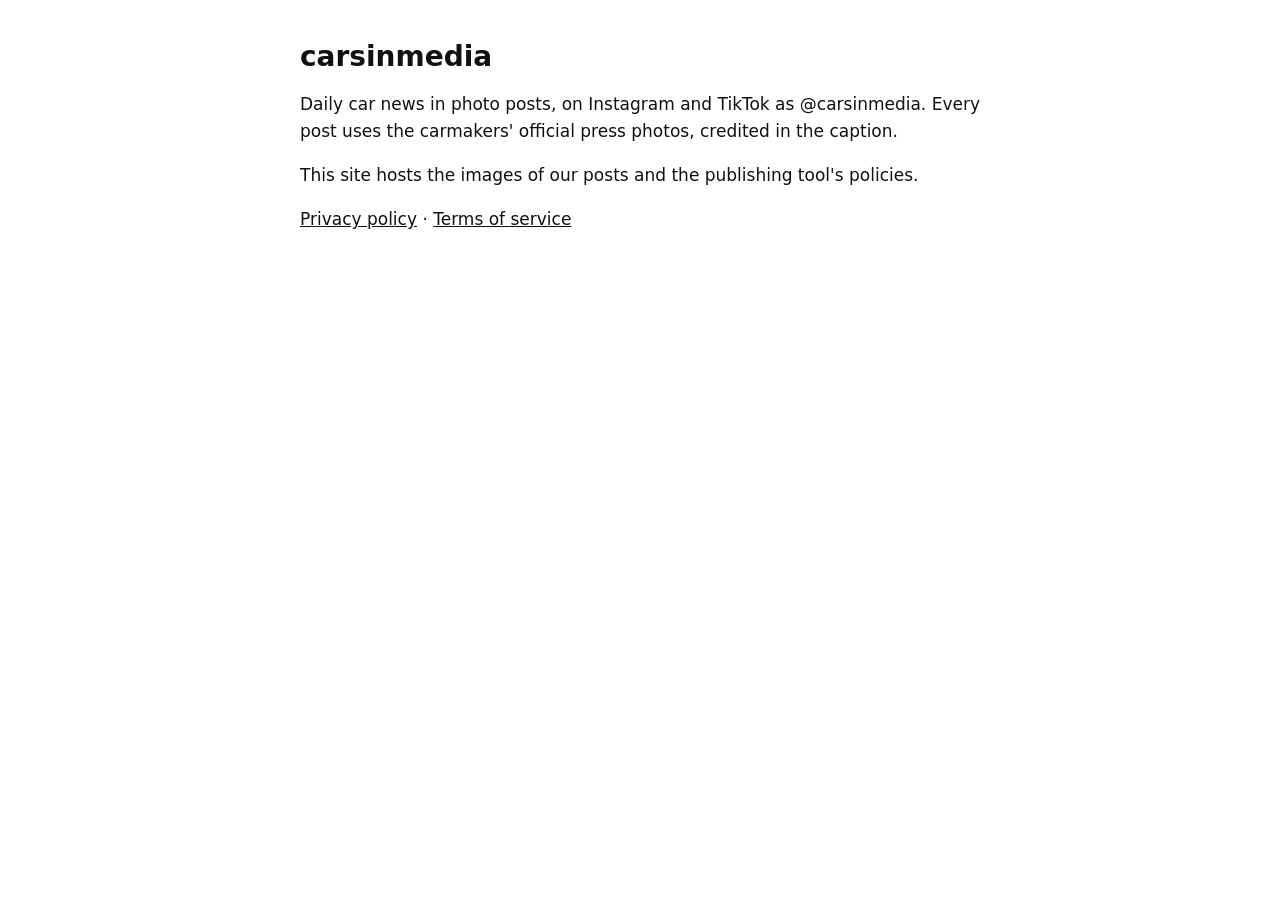
<file: index.html>
<!doctype html>
<html lang="en"><head><meta charset="utf-8"><meta name="viewport" content="width=device-width, initial-scale=1">
<title>carsinmedia</title><link rel="stylesheet" href="style.css"></head>
<body><main>
<h1>carsinmedia</h1>
<p>Daily car news in photo posts, on Instagram and TikTok as @carsinmedia. Every post uses the carmakers' official press photos, credited in the caption.</p>
<p>This site hosts the images of our posts and the publishing tool's policies.</p>
<p><a href="privacy.html">Privacy policy</a> · <a href="terms.html">Terms of service</a></p>
</main></body></html>
</file>
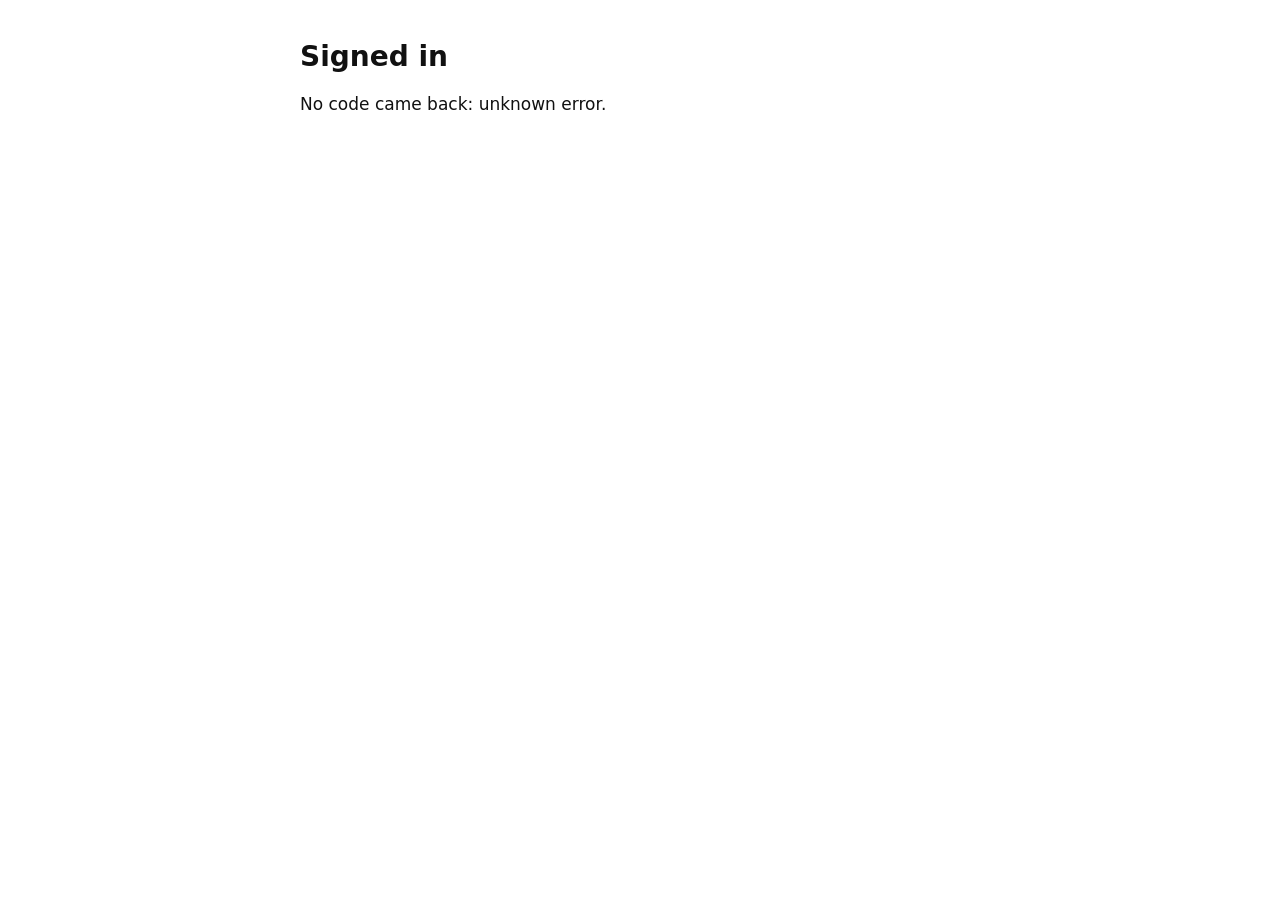
<file: callback.html>
<!doctype html>
<html lang="en"><head><meta charset="utf-8"><meta name="viewport" content="width=device-width, initial-scale=1">
<title>carsinmedia sign-in</title><link rel="stylesheet" href="style.css"></head>
<body><main>
<h1>Signed in</h1>
<p id="msg">Copy the code below and paste it into the chat with Claude. It works only once and only for a few minutes.</p>
<p><code id="code"></code></p>
<script>
  var q = new URLSearchParams(location.search);
  var c = q.get('code');
  if (c) { document.getElementById('code').textContent = c; }
  else { document.getElementById('msg').textContent = 'No code came back: ' + (q.get('error_description') || q.get('error') || 'unknown error') + '.'; }
</script>
</main></body></html>
</file>
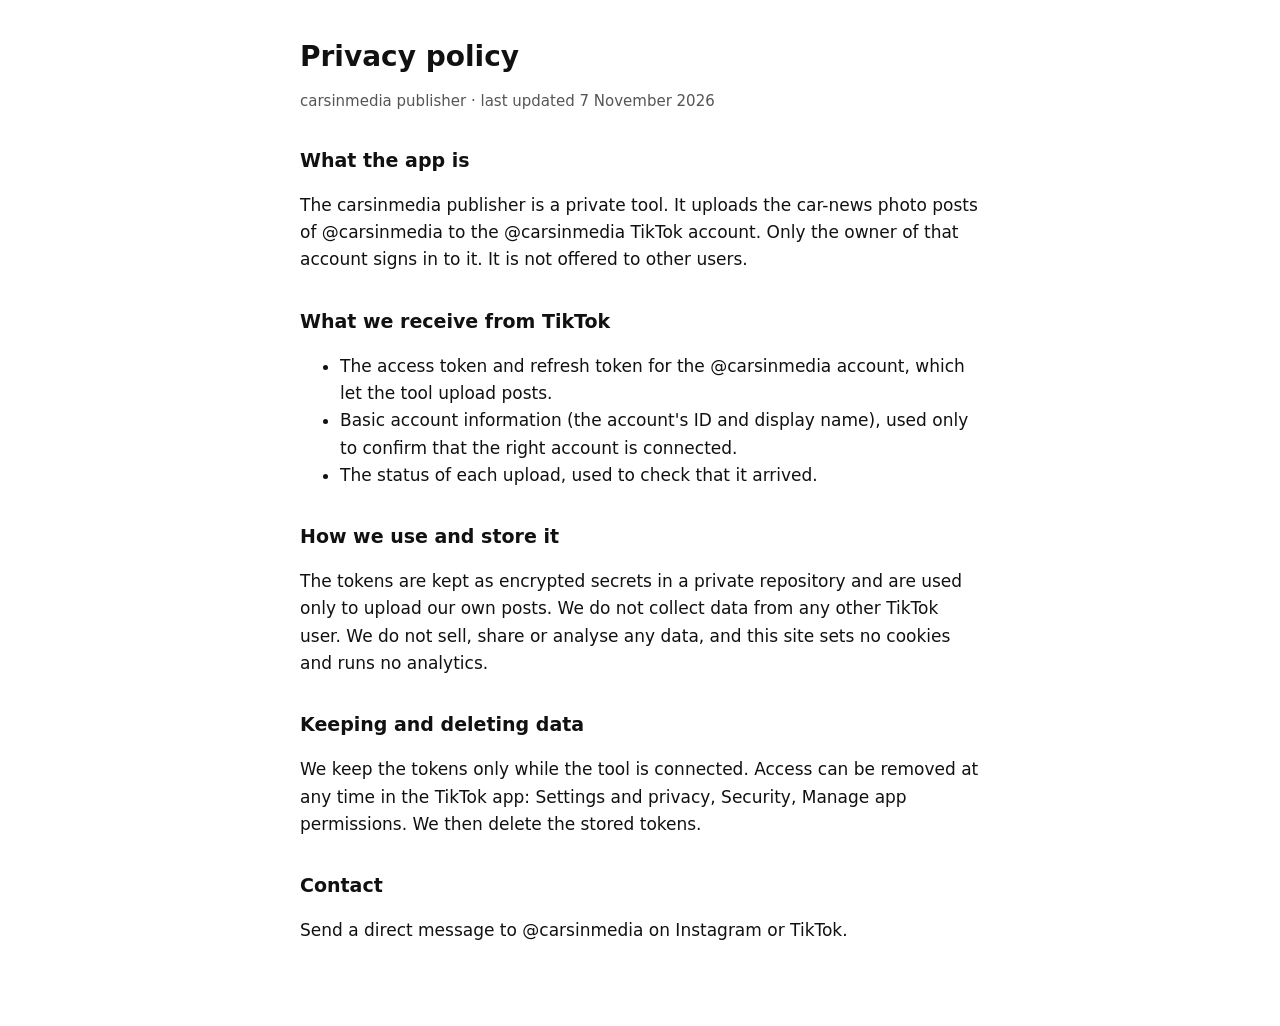
<file: privacy.html>
<!doctype html>
<html lang="en"><head><meta charset="utf-8"><meta name="viewport" content="width=device-width, initial-scale=1">
<title>carsinmedia privacy</title><link rel="stylesheet" href="style.css"></head>
<body><main>
<h1>Privacy policy</h1>
<p class="muted">carsinmedia publisher · last updated 7 November 2026</p>

<h2>What the app is</h2>
<p>The carsinmedia publisher is a private tool. It uploads the car-news photo posts of @carsinmedia to the @carsinmedia TikTok account. Only the owner of that account signs in to it. It is not offered to other users.</p>

<h2>What we receive from TikTok</h2>
<ul>
<li>The access token and refresh token for the @carsinmedia account, which let the tool upload posts.</li>
<li>Basic account information (the account's ID and display name), used only to confirm that the right account is connected.</li>
<li>The status of each upload, used to check that it arrived.</li>
</ul>

<h2>How we use and store it</h2>
<p>The tokens are kept as encrypted secrets in a private repository and are used only to upload our own posts. We do not collect data from any other TikTok user. We do not sell, share or analyse any data, and this site sets no cookies and runs no analytics.</p>

<h2>Keeping and deleting data</h2>
<p>We keep the tokens only while the tool is connected. Access can be removed at any time in the TikTok app: Settings and privacy, Security, Manage app permissions. We then delete the stored tokens.</p>

<h2>Contact</h2>
<p>Send a direct message to @carsinmedia on Instagram or TikTok.</p>
</main></body></html>
</file>
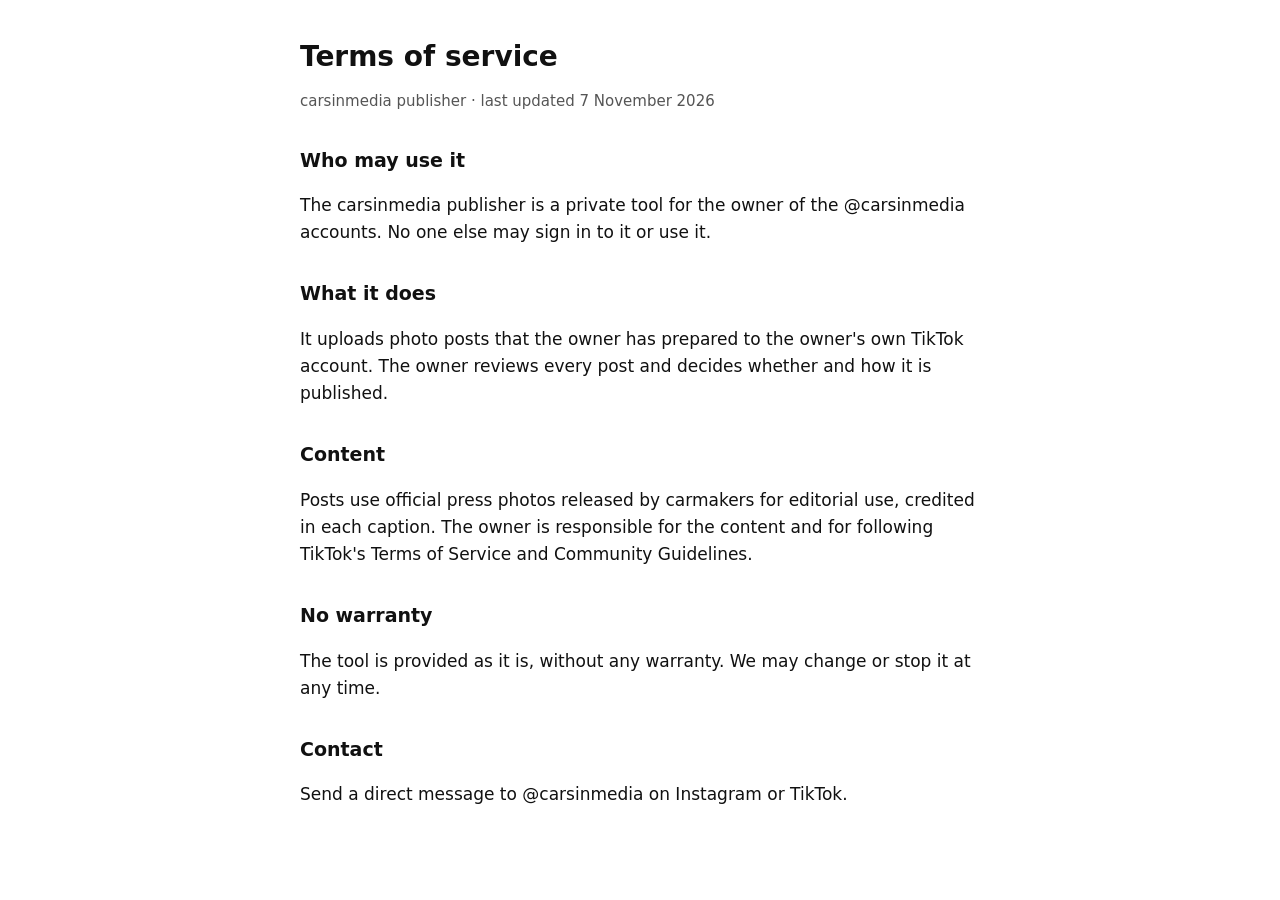
<file: terms.html>
<!doctype html>
<html lang="en"><head><meta charset="utf-8"><meta name="viewport" content="width=device-width, initial-scale=1">
<title>carsinmedia terms</title><link rel="stylesheet" href="style.css"></head>
<body><main>
<h1>Terms of service</h1>
<p class="muted">carsinmedia publisher · last updated 7 November 2026</p>

<h2>Who may use it</h2>
<p>The carsinmedia publisher is a private tool for the owner of the @carsinmedia accounts. No one else may sign in to it or use it.</p>

<h2>What it does</h2>
<p>It uploads photo posts that the owner has prepared to the owner's own TikTok account. The owner reviews every post and decides whether and how it is published.</p>

<h2>Content</h2>
<p>Posts use official press photos released by carmakers for editorial use, credited in each caption. The owner is responsible for the content and for following TikTok's Terms of Service and Community Guidelines.</p>

<h2>No warranty</h2>
<p>The tool is provided as it is, without any warranty. We may change or stop it at any time.</p>

<h2>Contact</h2>
<p>Send a direct message to @carsinmedia on Instagram or TikTok.</p>
</main></body></html>
</file>
<file: style.css>
:root { --bg: #ffffff; --ink: #111111; --muted: #555555; }
@media (prefers-color-scheme: dark) { :root { --bg: #111111; --ink: #f2f2f2; --muted: #aaaaaa; } }
body { margin: 0; background: var(--bg); color: var(--ink); font: 17px/1.6 system-ui, -apple-system, Segoe UI, sans-serif; }
main { max-width: 680px; margin: 0 auto; padding: 40px 16px 64px; }
h1 { font-size: 28px; line-height: 1.2; margin: 0 0 8px; }
h2 { font-size: 19px; margin: 32px 0 8px; }
p, li { color: var(--ink); }
.muted { color: var(--muted); font-size: 15px; }
code { font-size: 15px; word-break: break-all; }
a { color: inherit; }
</file>
